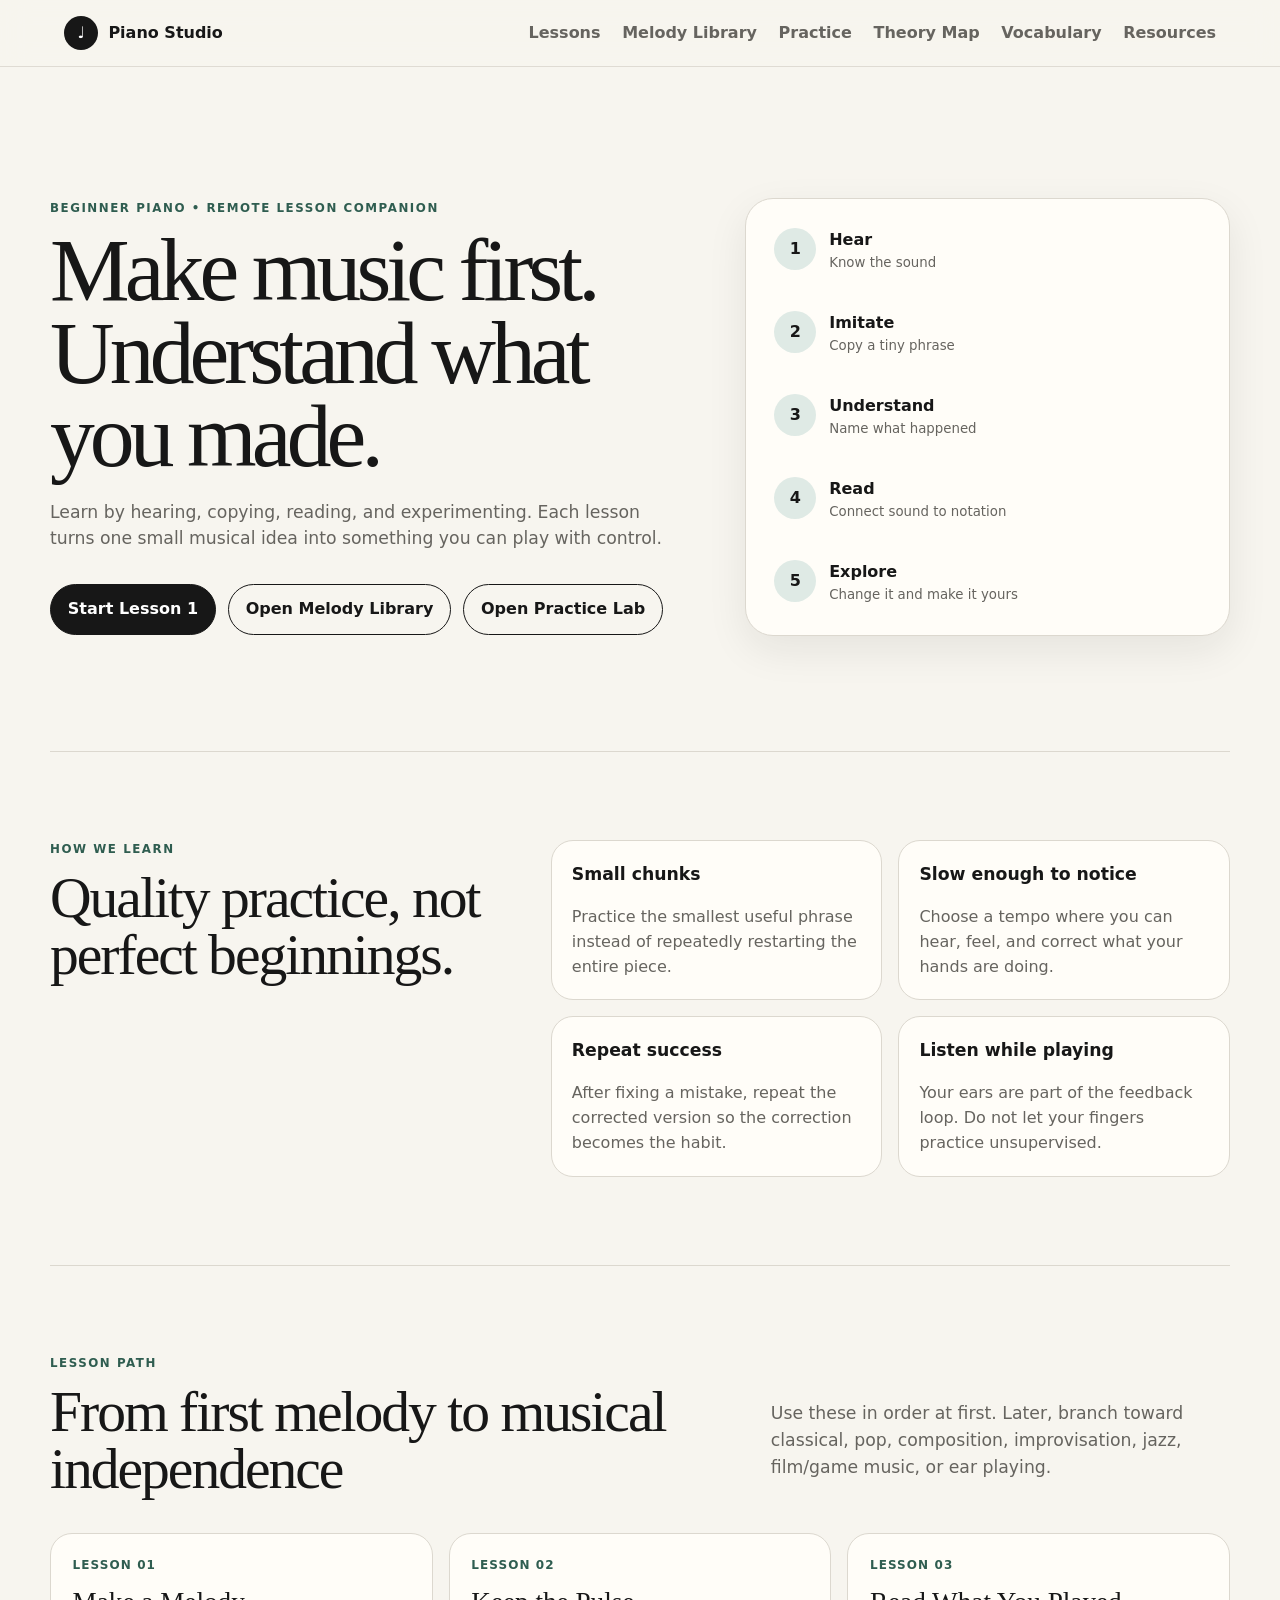
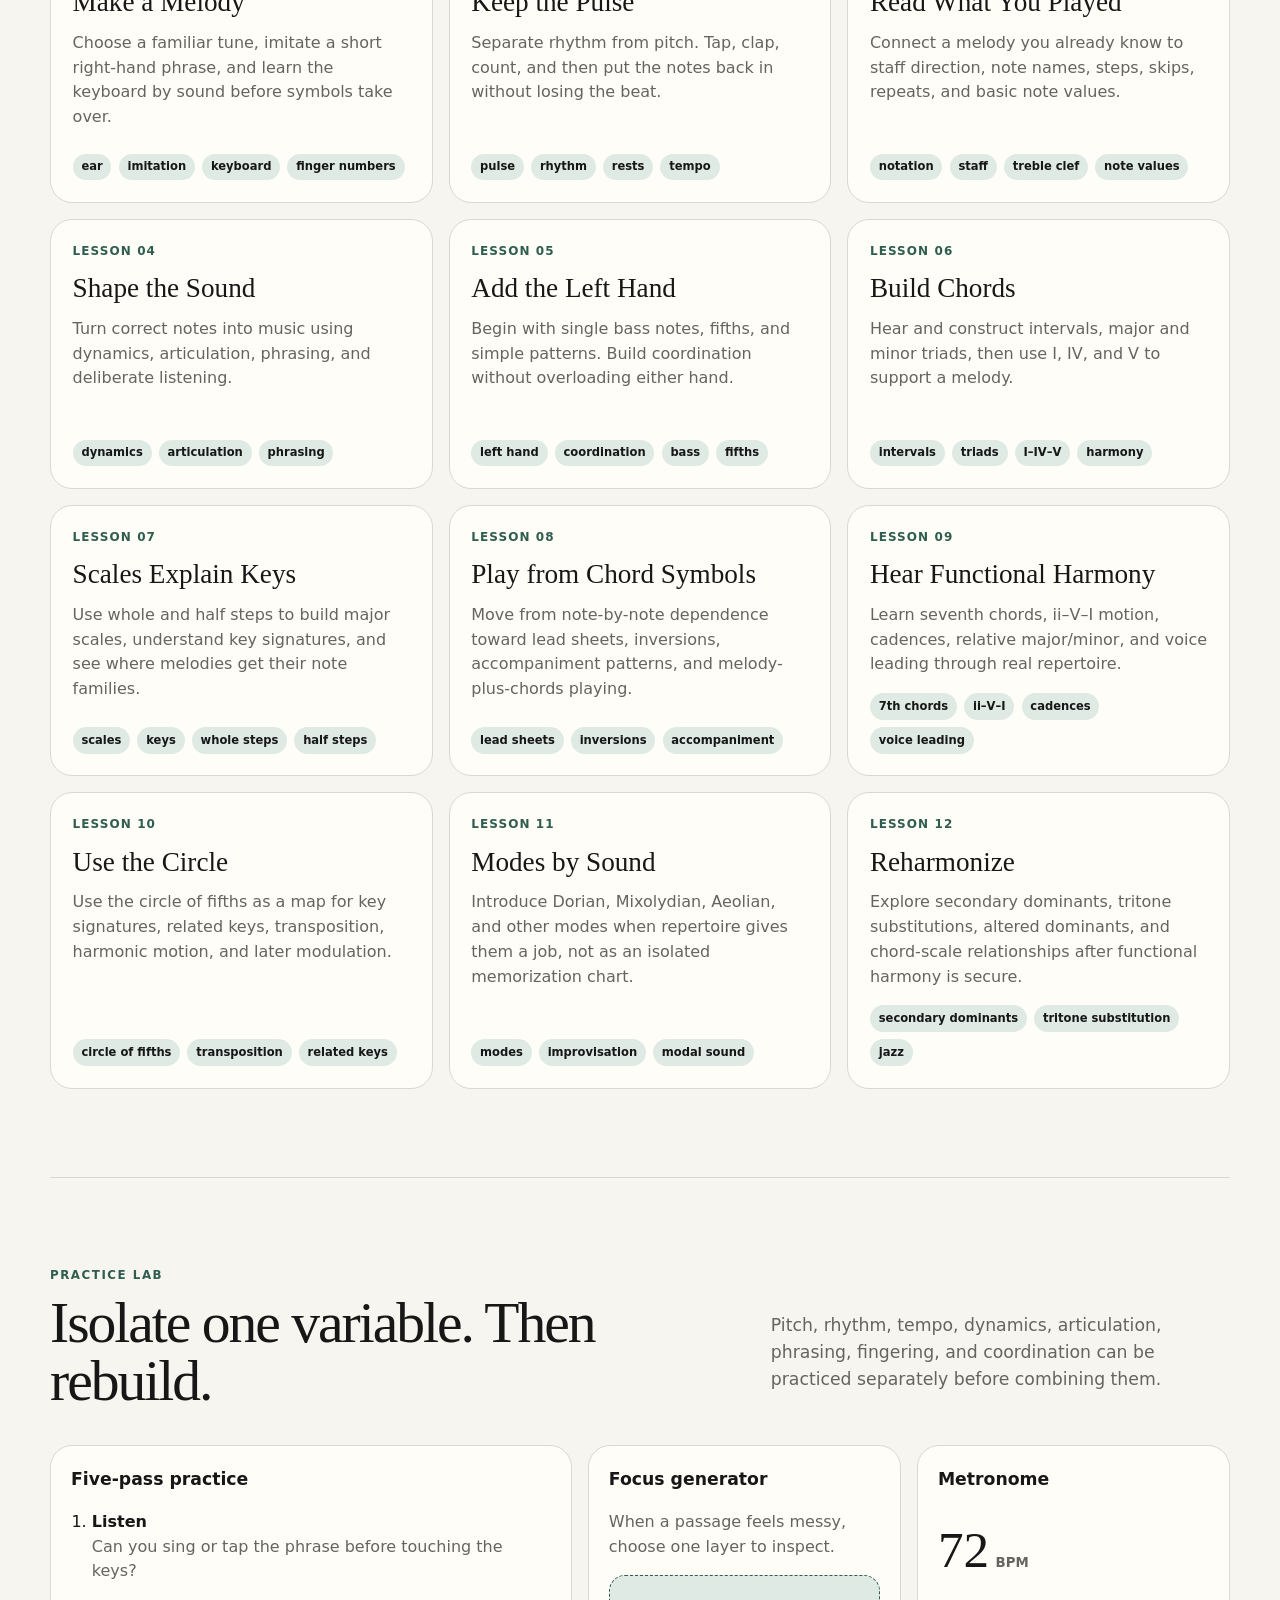
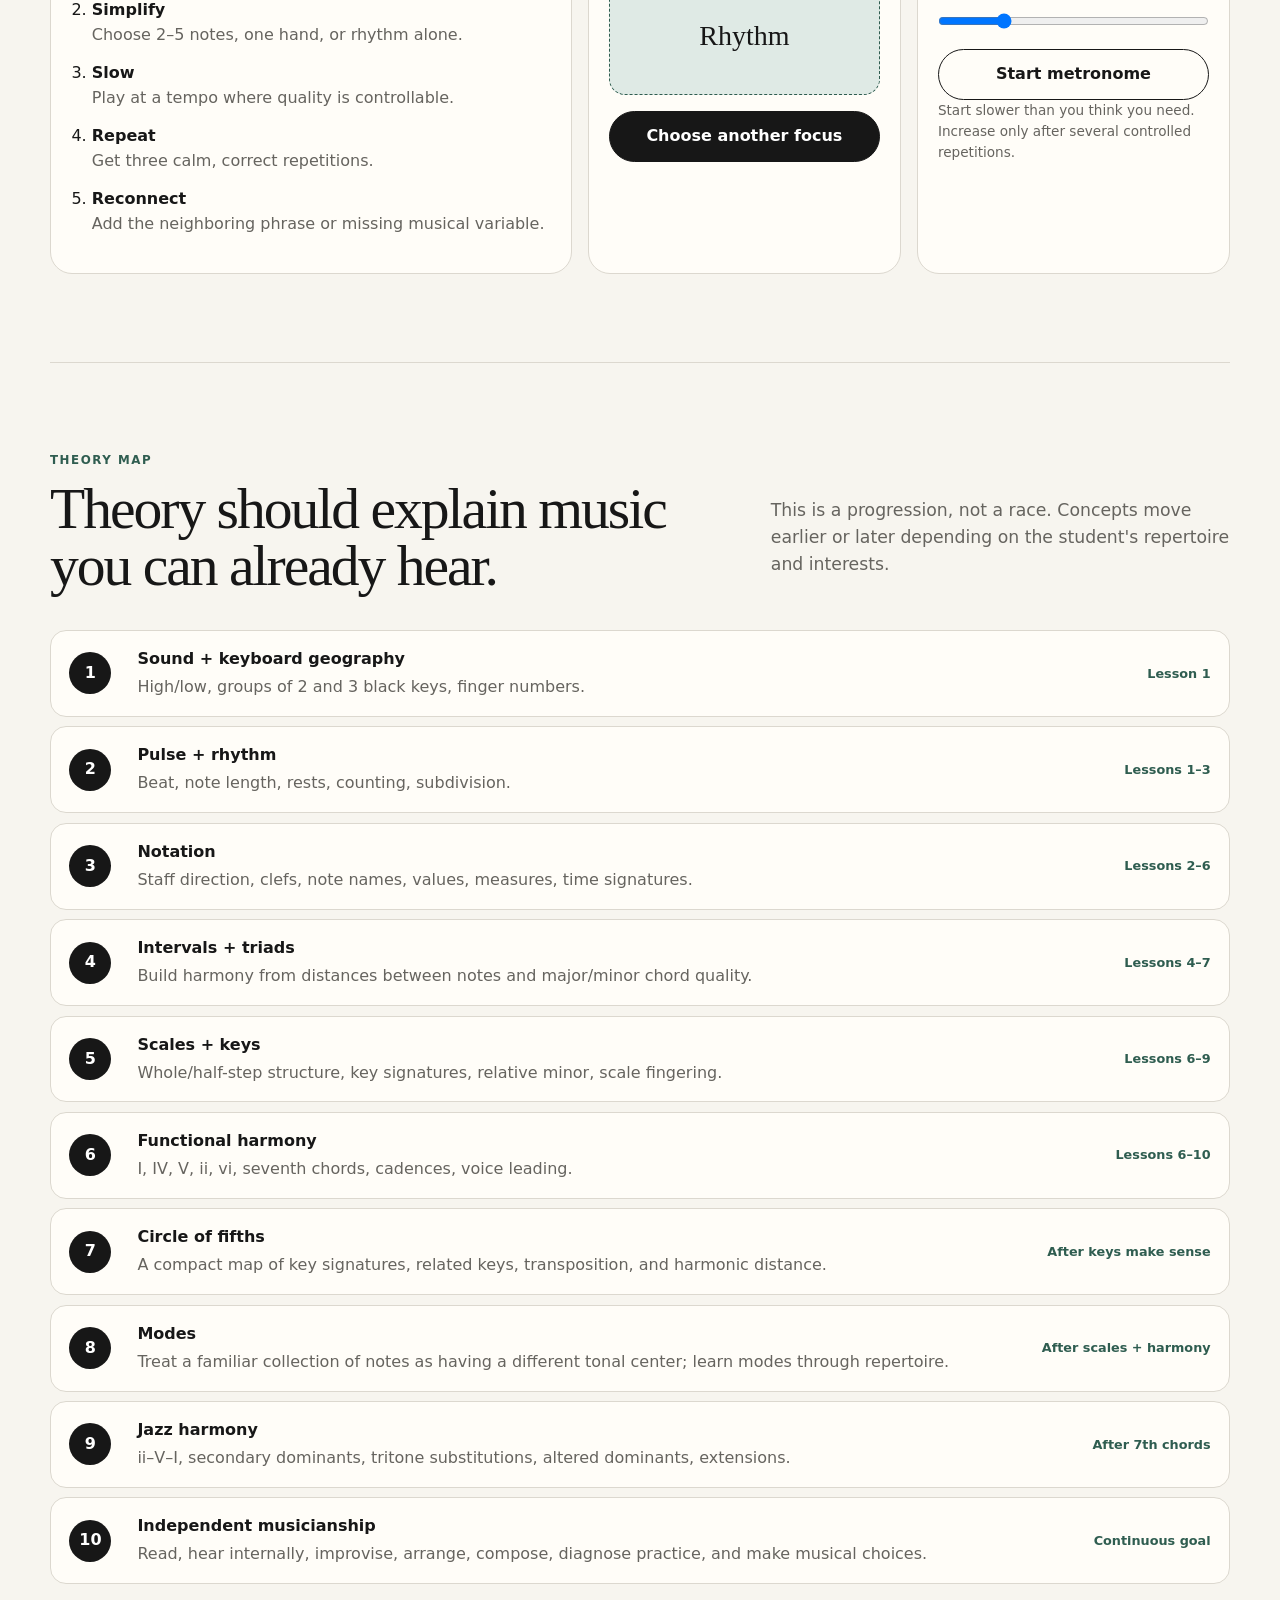
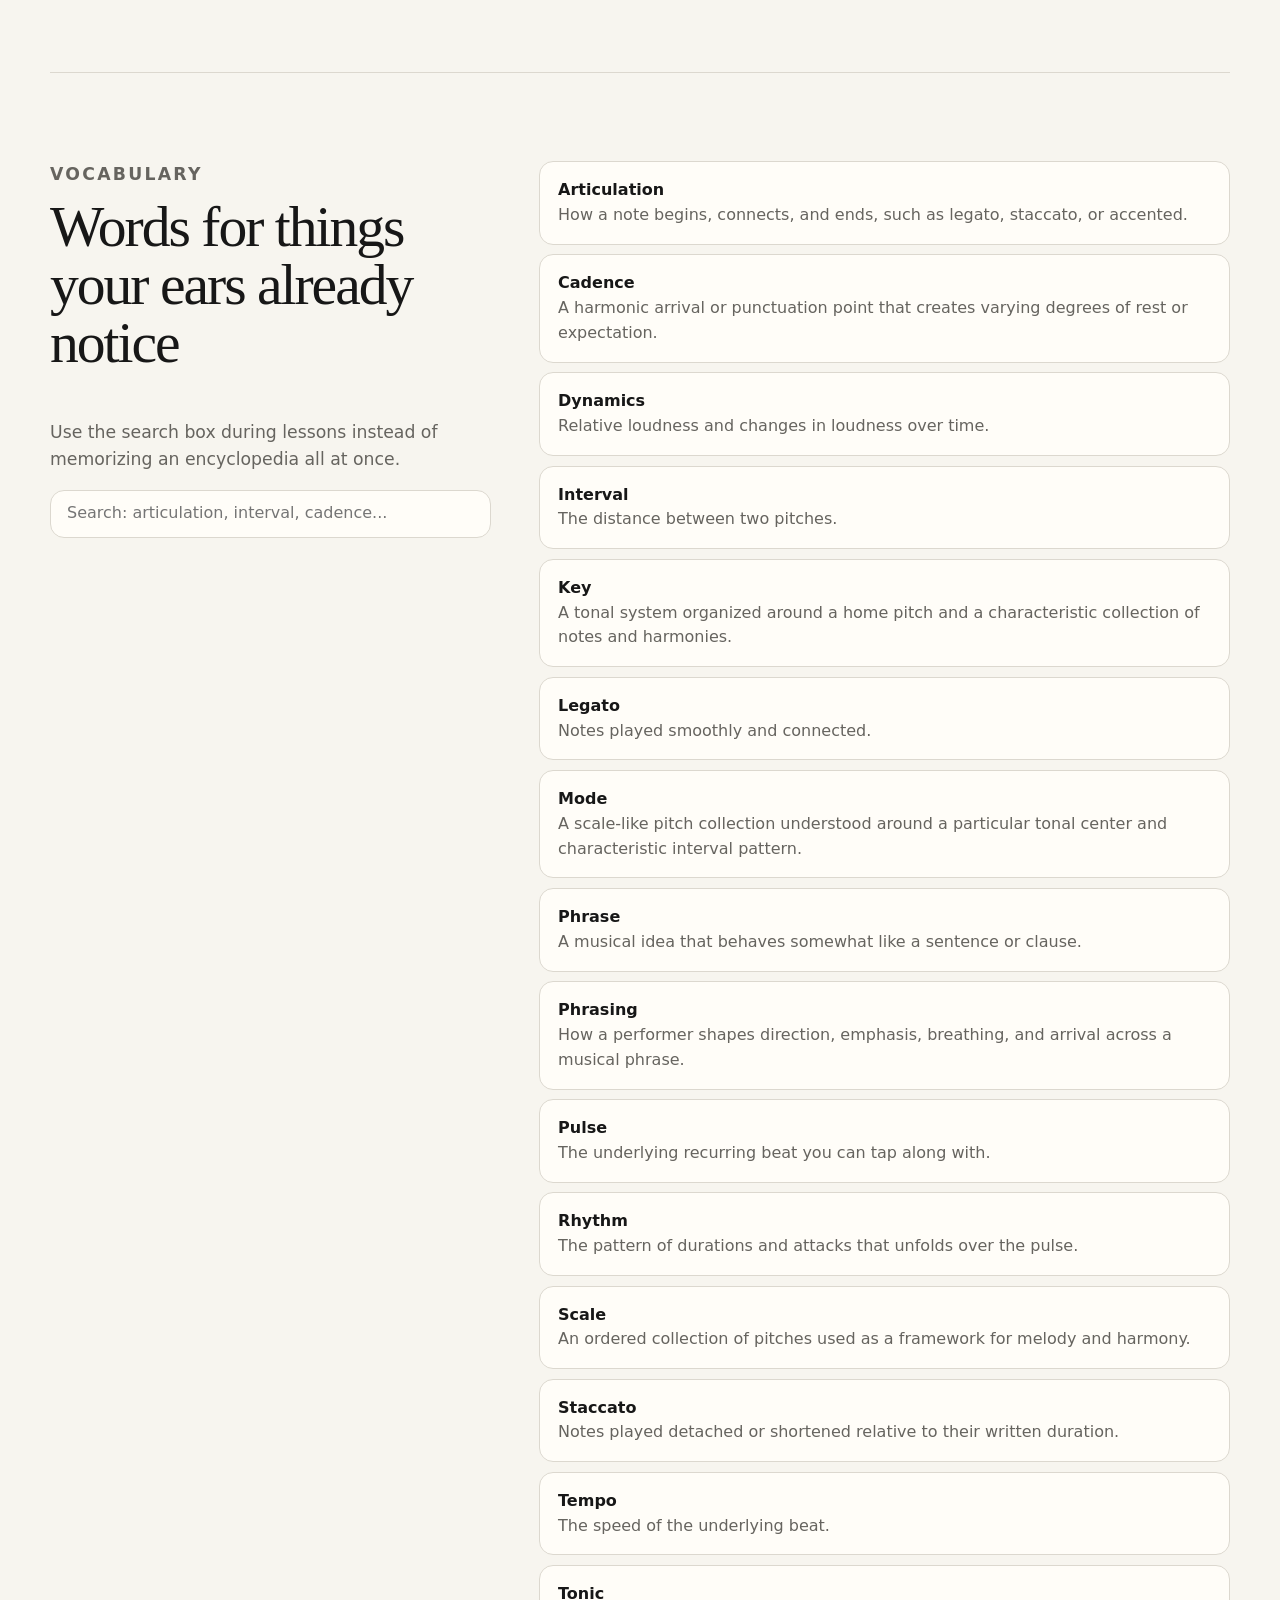
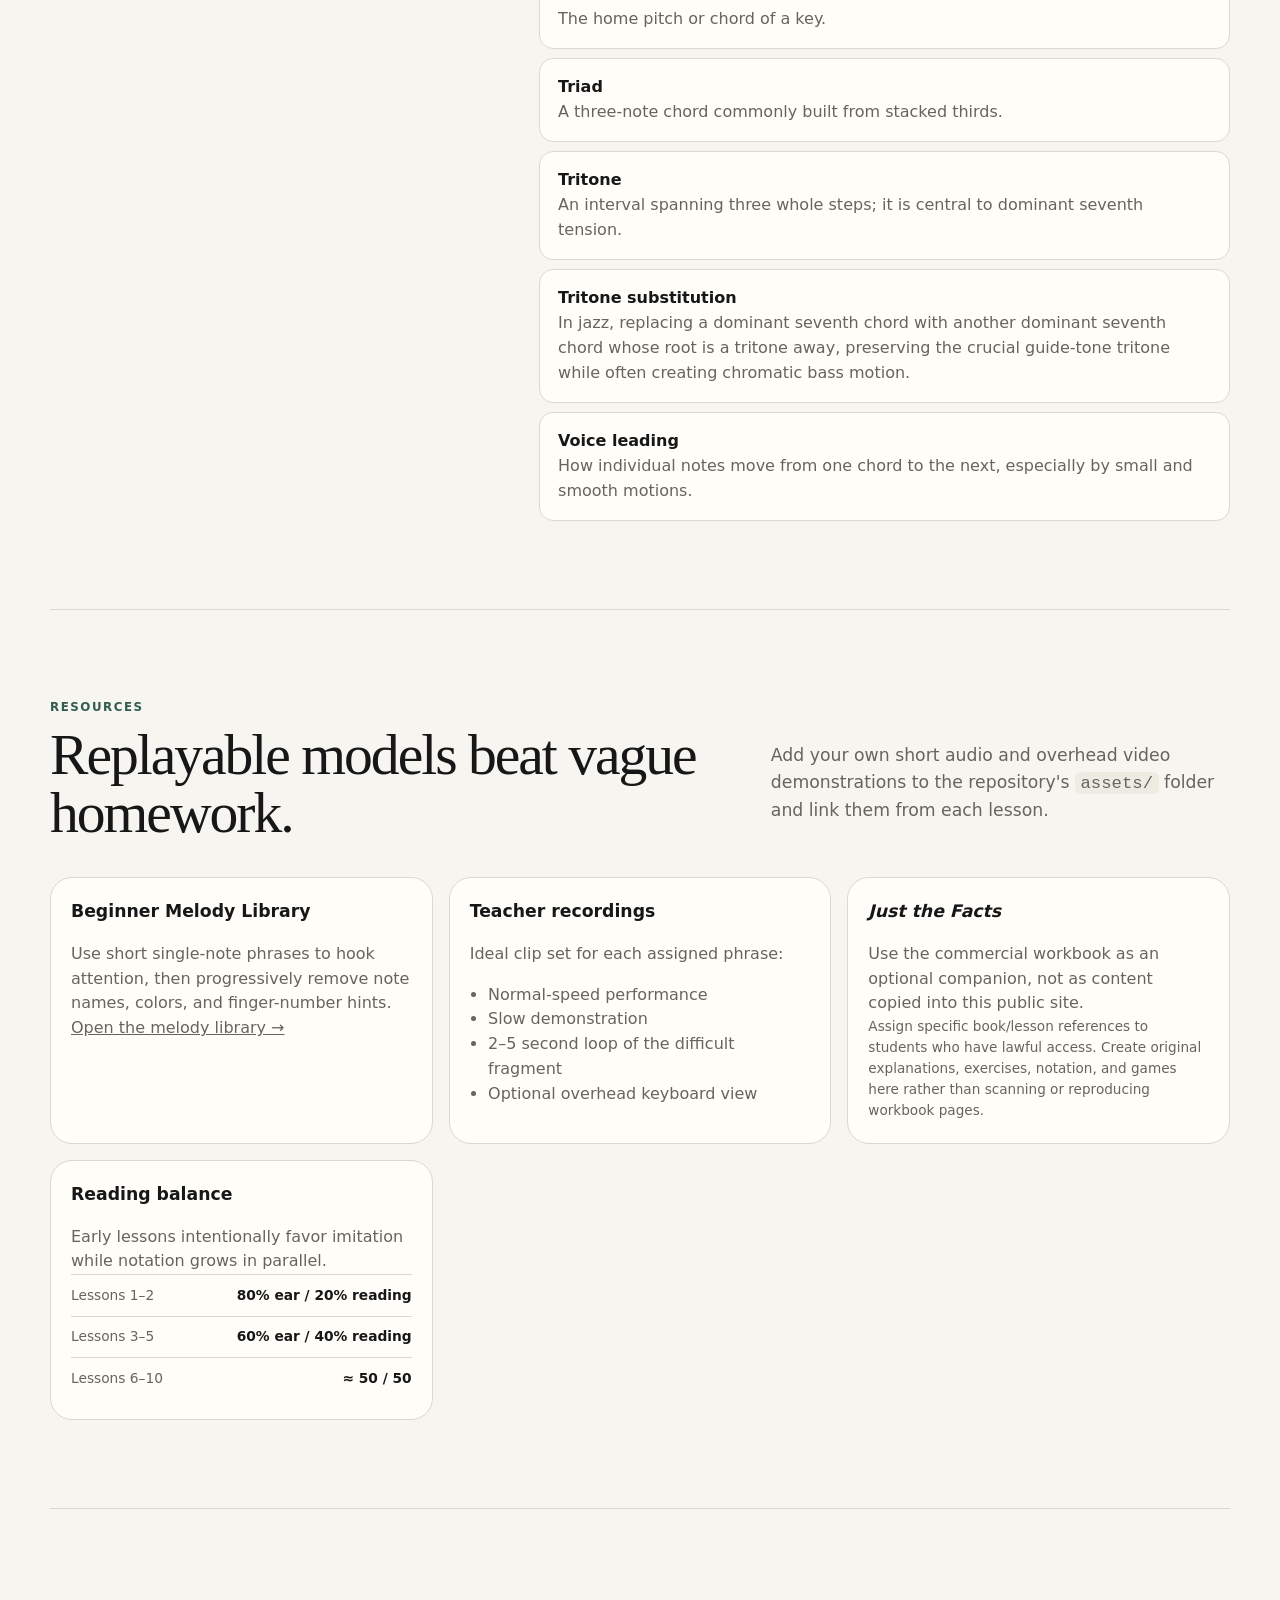
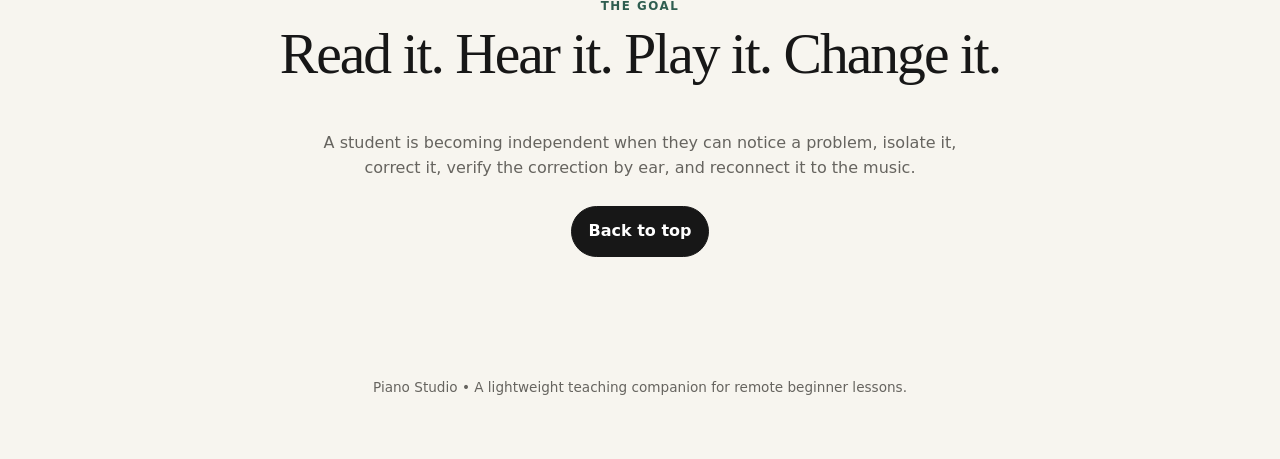
<file: index.html>
<!DOCTYPE html>
<html lang="en">
<head>
  <meta charset="UTF-8" />
  <meta name="viewport" content="width=device-width, initial-scale=1.0" />
  <meta name="description" content="A beginner-friendly piano learning studio built around imitation, listening, reading, and quality practice." />
  <title>Piano Studio | Learn by Hearing, Seeing, Reading & Playing</title>
  <link rel="stylesheet" href="styles.css" />
</head>
<body>
  <header class="site-header">
    <a class="brand" href="#home" aria-label="Piano Studio home">
      <span class="brand-mark">♩</span>
      <span>Piano Studio</span>
    </a>
    <button class="nav-toggle" id="navToggle" aria-expanded="false" aria-controls="siteNav">Menu</button>
    <nav id="siteNav" class="site-nav" aria-label="Primary navigation">
      <a href="#lessons">Lessons</a>
      <a href="repertoire/">Melody Library</a>
      <a href="#practice">Practice</a>
      <a href="#theory">Theory Map</a>
      <a href="#vocabulary">Vocabulary</a>
      <a href="#resources">Resources</a>
    </nav>
  </header>

  <main>
    <section class="hero" id="home">
      <div class="hero-copy">
        <p class="eyebrow">BEGINNER PIANO • REMOTE LESSON COMPANION</p>
        <h1>Make music first.<br />Understand what you made.</h1>
        <p class="hero-lead">Learn by hearing, copying, reading, and experimenting. Each lesson turns one small musical idea into something you can play with control.</p>
        <div class="hero-actions">
          <a class="button primary" href="#lessons">Start Lesson 1</a>
          <a class="button secondary" href="repertoire/">Open Melody Library</a>
          <a class="button secondary" href="#practice">Open Practice Lab</a>
        </div>
      </div>
      <div class="hero-card" aria-label="Learning loop">
        <div class="loop-step"><span>1</span><strong>Hear</strong><small>Know the sound</small></div>
        <div class="loop-step"><span>2</span><strong>Imitate</strong><small>Copy a tiny phrase</small></div>
        <div class="loop-step"><span>3</span><strong>Understand</strong><small>Name what happened</small></div>
        <div class="loop-step"><span>4</span><strong>Read</strong><small>Connect sound to notation</small></div>
        <div class="loop-step"><span>5</span><strong>Explore</strong><small>Change it and make it yours</small></div>
      </div>
    </section>

    <section class="section intro-grid" aria-labelledby="principles-title">
      <div>
        <p class="eyebrow">HOW WE LEARN</p>
        <h2 id="principles-title">Quality practice, not perfect beginnings.</h2>
      </div>
      <div class="principle-grid">
        <article><h3>Small chunks</h3><p>Practice the smallest useful phrase instead of repeatedly restarting the entire piece.</p></article>
        <article><h3>Slow enough to notice</h3><p>Choose a tempo where you can hear, feel, and correct what your hands are doing.</p></article>
        <article><h3>Repeat success</h3><p>After fixing a mistake, repeat the corrected version so the correction becomes the habit.</p></article>
        <article><h3>Listen while playing</h3><p>Your ears are part of the feedback loop. Do not let your fingers practice unsupervised.</p></article>
      </div>
    </section>

    <section class="section" id="lessons" aria-labelledby="lessons-title">
      <div class="section-heading">
        <div>
          <p class="eyebrow">LESSON PATH</p>
          <h2 id="lessons-title">From first melody to musical independence</h2>
        </div>
        <p>Use these in order at first. Later, branch toward classical, pop, composition, improvisation, jazz, film/game music, or ear playing.</p>
      </div>
      <div id="lessonGrid" class="lesson-grid"></div>
    </section>

    <section class="section practice-section" id="practice" aria-labelledby="practice-title">
      <div class="section-heading">
        <div>
          <p class="eyebrow">PRACTICE LAB</p>
          <h2 id="practice-title">Isolate one variable. Then rebuild.</h2>
        </div>
        <p>Pitch, rhythm, tempo, dynamics, articulation, phrasing, fingering, and coordination can be practiced separately before combining them.</p>
      </div>

      <div class="practice-grid">
        <article class="panel">
          <h3>Five-pass practice</h3>
          <ol class="practice-list">
            <li><strong>Listen</strong><span>Can you sing or tap the phrase before touching the keys?</span></li>
            <li><strong>Simplify</strong><span>Choose 2–5 notes, one hand, or rhythm alone.</span></li>
            <li><strong>Slow</strong><span>Play at a tempo where quality is controllable.</span></li>
            <li><strong>Repeat</strong><span>Get three calm, correct repetitions.</span></li>
            <li><strong>Reconnect</strong><span>Add the neighboring phrase or missing musical variable.</span></li>
          </ol>
        </article>

        <article class="panel">
          <h3>Focus generator</h3>
          <p>When a passage feels messy, choose one layer to inspect.</p>
          <div class="focus-output" id="focusOutput">Rhythm</div>
          <button class="button primary full" id="newFocus">Choose another focus</button>
        </article>

        <article class="panel">
          <h3>Metronome</h3>
          <div class="metronome-readout"><span id="bpmValue">72</span><small>BPM</small></div>
          <input id="bpmSlider" type="range" min="40" max="180" value="72" aria-label="Metronome tempo" />
          <button class="button secondary full" id="metronomeToggle">Start metronome</button>
          <p class="fine-print">Start slower than you think you need. Increase only after several controlled repetitions.</p>
        </article>
      </div>
    </section>

    <section class="section" id="theory" aria-labelledby="theory-title">
      <div class="section-heading">
        <div>
          <p class="eyebrow">THEORY MAP</p>
          <h2 id="theory-title">Theory should explain music you can already hear.</h2>
        </div>
        <p>This is a progression, not a race. Concepts move earlier or later depending on the student's repertoire and interests.</p>
      </div>
      <div id="theoryMap" class="theory-map"></div>
    </section>

    <section class="section split-section" id="vocabulary" aria-labelledby="vocab-title">
      <div>
        <p class="eyebrow">VOCABULARY</p>
        <h2 id="vocab-title">Words for things your ears already notice</h2>
        <p>Use the search box during lessons instead of memorizing an encyclopedia all at once.</p>
        <input id="vocabSearch" class="search-input" type="search" placeholder="Search: articulation, interval, cadence..." aria-label="Search vocabulary" />
      </div>
      <div id="vocabList" class="vocab-list"></div>
    </section>

    <section class="section" id="resources" aria-labelledby="resources-title">
      <div class="section-heading">
        <div>
          <p class="eyebrow">RESOURCES</p>
          <h2 id="resources-title">Replayable models beat vague homework.</h2>
        </div>
        <p>Add your own short audio and overhead video demonstrations to the repository's <code>assets/</code> folder and link them from each lesson.</p>
      </div>

      <div class="resource-grid">
        <article class="resource-card">
          <h3>Beginner Melody Library</h3>
          <p>Use short single-note phrases to hook attention, then progressively remove note names, colors, and finger-number hints.</p>
          <p><a class="text-link" href="repertoire/">Open the melody library →</a></p>
        </article>
        <article class="resource-card">
          <h3>Teacher recordings</h3>
          <p>Ideal clip set for each assigned phrase:</p>
          <ul>
            <li>Normal-speed performance</li>
            <li>Slow demonstration</li>
            <li>2–5 second loop of the difficult fragment</li>
            <li>Optional overhead keyboard view</li>
          </ul>
        </article>
        <article class="resource-card">
          <h3><em>Just the Facts</em></h3>
          <p>Use the commercial workbook as an optional companion, not as content copied into this public site.</p>
          <p class="fine-print">Assign specific book/lesson references to students who have lawful access. Create original explanations, exercises, notation, and games here rather than scanning or reproducing workbook pages.</p>
        </article>
        <article class="resource-card">
          <h3>Reading balance</h3>
          <p>Early lessons intentionally favor imitation while notation grows in parallel.</p>
          <div class="ratio"><span>Lessons 1–2</span><strong>80% ear / 20% reading</strong></div>
          <div class="ratio"><span>Lessons 3–5</span><strong>60% ear / 40% reading</strong></div>
          <div class="ratio"><span>Lessons 6–10</span><strong>≈ 50 / 50</strong></div>
        </article>
      </div>
    </section>

    <section class="section closing">
      <p class="eyebrow">THE GOAL</p>
      <h2>Read it. Hear it. Play it. Change it.</h2>
      <p>A student is becoming independent when they can notice a problem, isolate it, correct it, verify the correction by ear, and reconnect it to the music.</p>
      <a class="button primary" href="#home">Back to top</a>
    </section>
  </main>

  <footer>
    <p>Piano Studio • A lightweight teaching companion for remote beginner lessons.</p>
  </footer>

  <script src="script.js"></script>
</body>
</html>
</file>
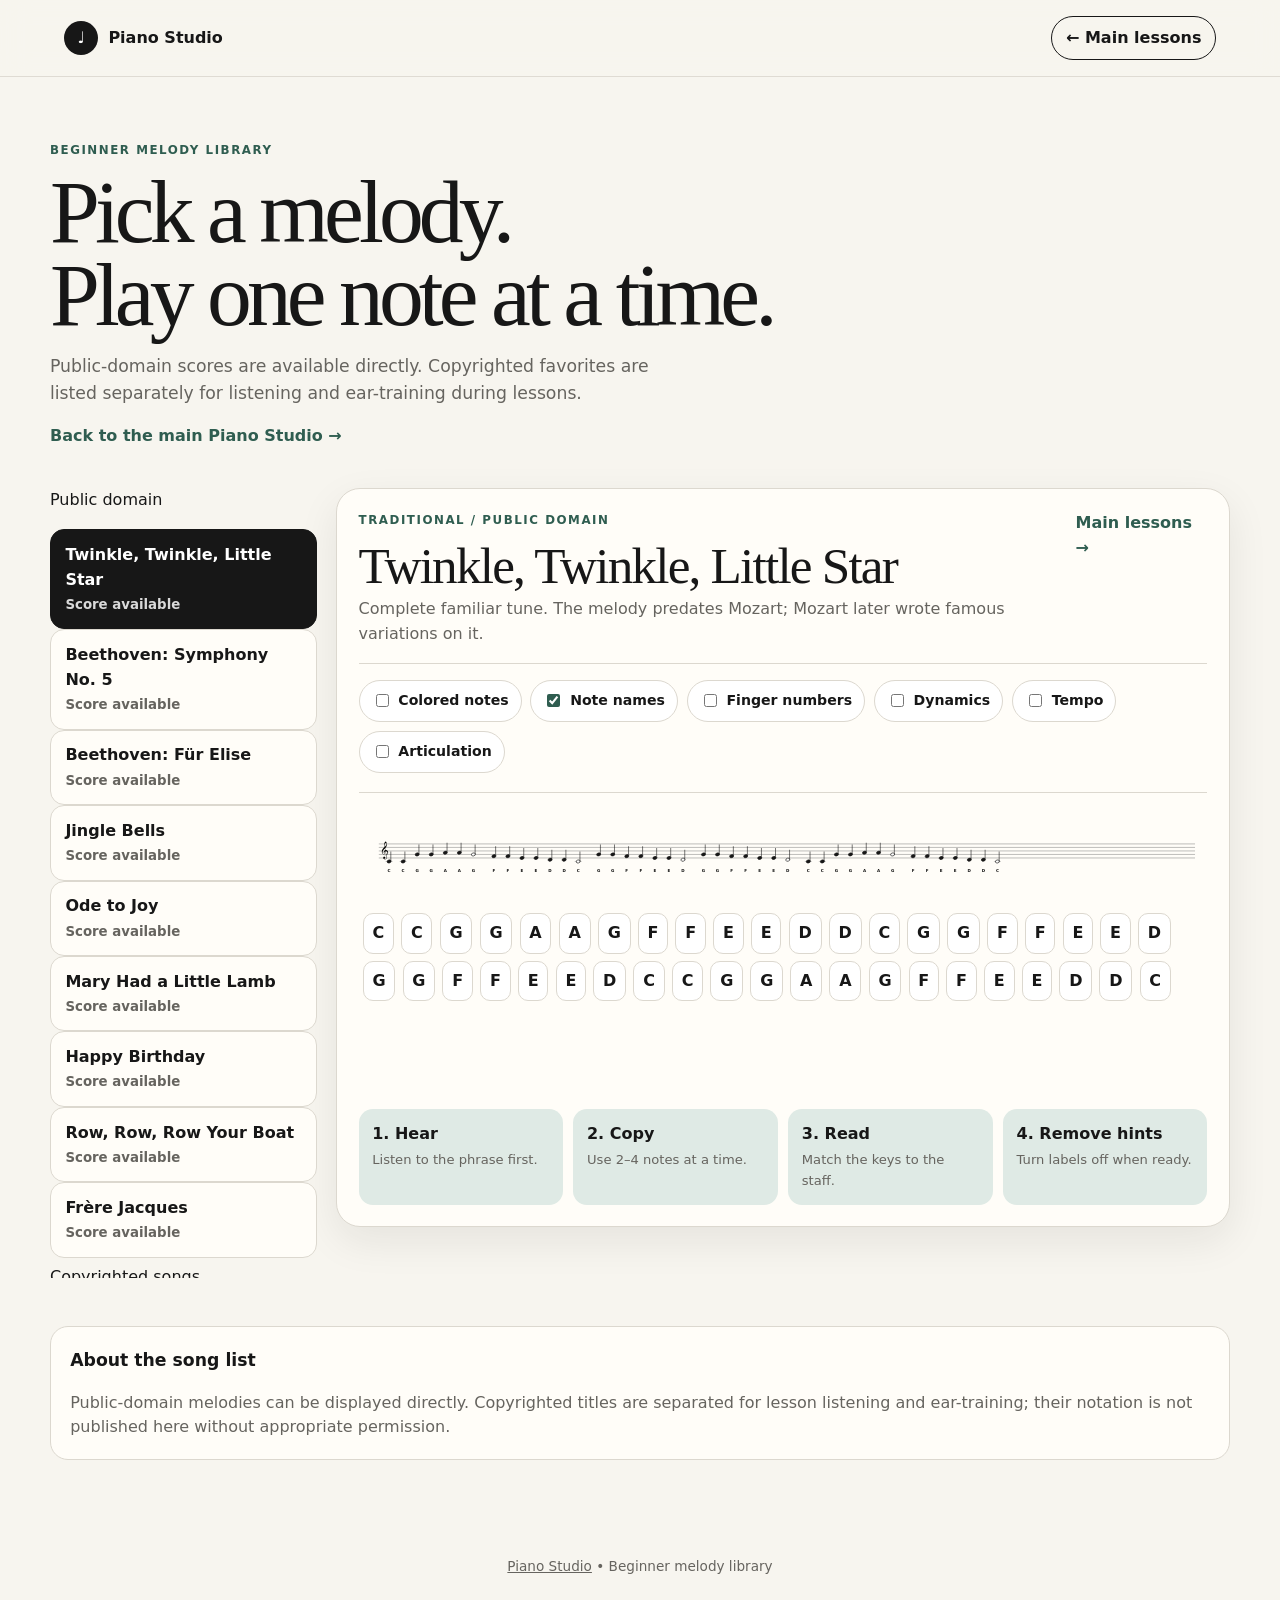
<file: repertoire/index.html>
<!DOCTYPE html>
<html lang="en"><head><meta charset="UTF-8"/><meta name="viewport" content="width=device-width, initial-scale=1.0"/><meta name="description" content="Beginner single-note piano themes with optional learning overlays and a simple score builder."/><title>Beginner Melody Library | Piano Studio</title><link rel="stylesheet" href="../styles.css"/><link rel="stylesheet" href="repertoire.css"/></head><body>
<header class="site-header repertoire-header"><a class="brand" href="../index.html"><span class="brand-mark">♩</span><span>Piano Studio</span></a><a class="button secondary compact" href="../index.html">← Main lessons</a></header>
<main class="repertoire-shell"><section class="repertoire-hero"><p class="eyebrow">BEGINNER MELODY LIBRARY</p><h1>Pick a melody.<br/>Play one note at a time.</h1><p class="hero-lead">Public-domain scores are available directly. Copyrighted favorites are listed separately for listening and ear-training during lessons.</p><a class="text-link" href="../index.html">Back to the main Piano Studio →</a></section>
<section class="repertoire-workspace"><nav id="songTabs" class="song-tabs" aria-label="Choose a melody"></nav><article class="score-panel"><div class="score-heading"><div><p class="eyebrow" id="songCategory">MELODY</p><h2 id="songTitle">Choose a melody</h2><p id="songNote" class="song-note"></p></div><a class="text-link desktop-back" href="../index.html">Main lessons →</a></div>
<div id="libraryControls" class="display-controls"><label class="control-chip"><input type="checkbox" id="showColors"/> <span>Colored notes</span></label><label class="control-chip"><input type="checkbox" id="showNames" checked/> <span>Note names</span></label><label class="control-chip"><input type="checkbox" id="showFingers"/> <span>Finger numbers</span></label><label class="control-chip"><input type="checkbox" id="showDynamics"/> <span>Dynamics</span></label><label class="control-chip"><input type="checkbox" id="showTempo"/> <span>Tempo</span></label><label class="control-chip"><input type="checkbox" id="showArticulation"/> <span>Articulation</span></label></div>
<div id="composerControls" class="composer-controls" hidden><div class="composer-section"><h3>1. Add notes or rests</h3><div class="composer-row"><label>Pitch<select id="addPitch"><option>C4</option><option>D4</option><option>E4</option><option>F4</option><option>G4</option><option>A4</option><option>B4</option><option selected>C5</option><option>D5</option><option>E5</option><option>F5</option><option>G5</option><option>A5</option><option>B5</option></select></label><label>Value<select id="addDuration"><option value="4">Whole</option><option value="2">Half</option><option value="1" selected>Quarter</option><option value="0.5">Eighth</option></select></label><button class="button primary compact" id="addNoteBtn">+ Note</button><button class="button secondary compact" id="addRestBtn">+ Rest</button></div></div>
<div class="composer-section selected-editor" id="selectedEditor"><h3>2. Edit selected symbol</h3><p class="fine-print" id="selectionHint">Tap a note or rest in your score to edit it.</p><div id="selectedFields" hidden><div class="composer-row"><label>Type<select id="editType"><option value="note">Note</option><option value="rest">Rest</option></select></label><label>Pitch<select id="editPitch"><option>C4</option><option>D4</option><option>E4</option><option>F4</option><option>G4</option><option>A4</option><option>B4</option><option>C5</option><option>D5</option><option>E5</option><option>F5</option><option>G5</option><option>A5</option><option>B5</option></select></label><label>Value<select id="editDuration"><option value="4">Whole</option><option value="2">Half</option><option value="1">Quarter</option><option value="0.5">Eighth</option></select></label><button class="button secondary compact danger" id="deleteEventBtn">Delete</button></div><div class="composer-row annotations"><label>Dynamic from here<select id="editDynamic"><option value="">None / remove</option><option>pp</option><option>p</option><option>mp</option><option>mf</option><option>f</option><option>ff</option></select></label><label>Articulation<select id="editArticulation"><option value="">None / remove</option><option value="staccato">Staccato</option><option value="accent">Accent</option><option value="tenuto">Tenuto</option></select></label><label>Tempo change here<input id="editTempo" type="number" min="30" max="240" placeholder="none"/></label></div></div></div>
<div class="composer-section"><h3>3. Piece settings</h3><div class="composer-row"><label>Starting tempo (BPM)<input id="pieceTempo" type="number" min="30" max="240" value="80"/></label><label>Time signature<span class="time-input"><input id="timeTop" type="number" min="1" max="12" value="4"/><span>/</span><select id="timeBottom"><option>2</option><option selected>4</option><option>8</option></select></span></label><button class="button primary compact" id="applyTimeBtn">Apply time signature</button></div><p class="fine-print">Notes crossing a barline split and tie automatically. Rests split into separate rests.</p></div><div class="composer-section composer-overlays"><h3>4. Learning overlays</h3><div class="display-controls inline-controls"><label class="control-chip"><input type="checkbox" id="composerNames" checked/> <span>Note names</span></label><label class="control-chip"><input type="checkbox" id="composerColors"/> <span>Colored notes</span></label><label class="control-chip"><input type="checkbox" id="composerDynamics" checked/> <span>Dynamics</span></label><label class="control-chip"><input type="checkbox" id="composerTempoMarks" checked/> <span>Tempo</span></label><label class="control-chip"><input type="checkbox" id="composerArticulations" checked/> <span>Articulation</span></label></div></div></div>
<div id="scoreArea" class="score-area" aria-live="polite"></div><div id="practiceStrip" class="practice-strip"><div><strong>1. Hear</strong><span>Listen to the phrase first.</span></div><div><strong>2. Copy</strong><span>Use 2–4 notes at a time.</span></div><div><strong>3. Read</strong><span>Match the keys to the staff.</span></div><div><strong>4. Remove hints</strong><span>Turn labels off when ready.</span></div></div></article></section>
<section class="copyright-note"><h3>About the song list</h3><p>Public-domain melodies can be displayed directly. Copyrighted titles are separated for lesson listening and ear-training; their notation is not published here without appropriate permission.</p></section></main><footer><p><a href="../index.html">Piano Studio</a> • Beginner melody library</p></footer><script src="repertoire.js"></script><script src="catalog.js"></script></body></html>
</file>
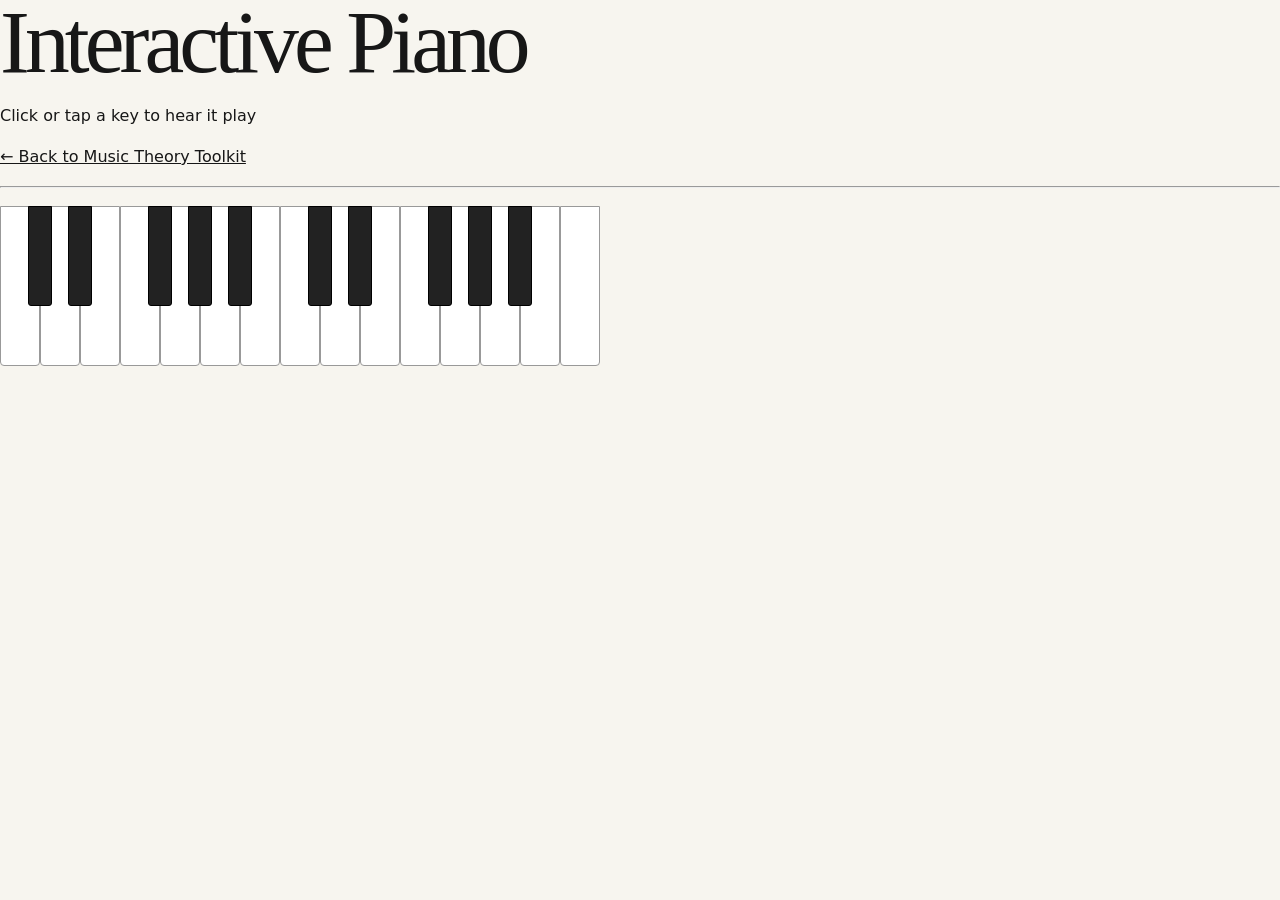
<file: piano.html>
<!DOCTYPE html>
<html lang="en">

<head>
    <meta charset="UTF-8">
    <meta name="viewport" content="width=device-width, initial-scale=1.0">
    <title>Interactive Piano</title>
    <link rel="stylesheet" href="styles.css">
    <link rel="stylesheet" href="piano.css">
</head>

<body>
    <div class="app-container">
        <h1>Interactive Piano</h1>
        <p class="subtitle">Click or tap a key to hear it play</p>
        <p><a href="index.html">&larr; Back to Music Theory Toolkit</a></p>
        <hr>

        <div id="piano-keyboard" data-start-note="C3" data-end-note="C5"></div>
    </div>

    <script type="module" src="js/piano-main.js"></script>
</body>

</html>
</file>
<file: styles.css>
:root {
  --bg: #f7f5ef;
  --surface: #fffdf8;
  --ink: #171717;
  --muted: #66645f;
  --line: #dcd8cf;
  --accent: #2f5d50;
  --accent-soft: #dfeae5;
  --warm: #e8c88d;
  --shadow: 0 14px 40px rgba(30, 30, 20, 0.08);
  --radius: 22px;
  --max: 1180px;
}

* { box-sizing: border-box; }
html { scroll-behavior: smooth; overflow-x: hidden; }
body {
  margin: 0;
  min-width: 0;
  overflow-x: hidden;
  font-family: Inter, ui-sans-serif, system-ui, -apple-system, BlinkMacSystemFont, "Segoe UI", sans-serif;
  background: var(--bg);
  color: var(--ink);
  line-height: 1.55;
  -webkit-text-size-adjust: 100%;
}

img, video, canvas, svg { max-width: 100%; height: auto; }
a { color: inherit; overflow-wrap: anywhere; }
button, input { font: inherit; }
button { touch-action: manipulation; }
code { background: #eeebe3; padding: .1rem .35rem; border-radius: 6px; overflow-wrap: anywhere; }

.site-header {
  position: sticky;
  top: 0;
  z-index: 20;
  display: flex;
  align-items: center;
  justify-content: space-between;
  gap: 2rem;
  padding: 1rem max(5vw, 1.25rem);
  background: rgba(247,245,239,.94);
  border-bottom: 1px solid rgba(220,216,207,.85);
  backdrop-filter: blur(14px);
}

.brand {
  display: inline-flex;
  align-items: center;
  gap: .65rem;
  min-width: 0;
  text-decoration: none;
  font-weight: 800;
}

.brand-mark {
  flex: 0 0 auto;
  display: grid;
  place-items: center;
  width: 34px;
  height: 34px;
  border-radius: 50%;
  background: var(--ink);
  color: white;
}

.site-nav { display: flex; gap: 1.35rem; }
.site-nav a { text-decoration: none; color: var(--muted); font-weight: 650; }
.site-nav a:hover { color: var(--ink); }
.nav-toggle {
  display: none;
  min-width: 44px;
  min-height: 44px;
  border: 0;
  background: transparent;
  font-weight: 700;
  cursor: pointer;
}

.hero, .section {
  width: min(var(--max), calc(100% - 2.5rem));
  margin: 0 auto;
}

.hero {
  min-height: 76vh;
  display: grid;
  grid-template-columns: 1.12fr .88fr;
  gap: clamp(2rem, 6vw, 6rem);
  align-items: center;
  padding: 5rem 0 4rem;
}

.eyebrow {
  margin: 0 0 .65rem;
  font-size: .74rem;
  font-weight: 850;
  letter-spacing: .13em;
  color: var(--accent);
}

h1, h2, h3, p { margin-top: 0; }
h1 {
  margin-bottom: 1.3rem;
  font-family: Georgia, "Times New Roman", serif;
  font-size: clamp(3rem, 7vw, 6.8rem);
  line-height: .93;
  letter-spacing: -.055em;
  font-weight: 500;
  overflow-wrap: anywhere;
}
h2 {
  font-family: Georgia, "Times New Roman", serif;
  font-size: clamp(2.15rem, 4.5vw, 4.6rem);
  line-height: 1;
  letter-spacing: -.035em;
  font-weight: 500;
}
h3 { font-size: 1.08rem; }

.hero-lead, .section-heading > p, .split-section > div:first-child > p {
  max-width: 650px;
  color: var(--muted);
  font-size: 1.08rem;
}

.hero-actions { display: flex; flex-wrap: wrap; gap: .75rem; margin-top: 2rem; }
.button {
  display: inline-flex;
  justify-content: center;
  align-items: center;
  min-height: 46px;
  padding: .75rem 1.05rem;
  border: 1px solid var(--ink);
  border-radius: 999px;
  text-decoration: none;
  font-weight: 800;
  cursor: pointer;
}
.button.primary { background: var(--ink); color: white; }
.button.secondary { background: transparent; color: var(--ink); }
.button:hover { transform: translateY(-1px); }
.button.full { width: 100%; }

.hero-card {
  min-width: 0;
  display: grid;
  gap: .75rem;
  padding: 1rem;
  border: 1px solid var(--line);
  border-radius: 28px;
  background: var(--surface);
  box-shadow: var(--shadow);
}
.loop-step {
  min-width: 0;
  display: grid;
  grid-template-columns: 42px 1fr;
  grid-template-areas: "n strong" "n small";
  column-gap: .8rem;
  padding: .8rem;
  border-radius: 16px;
}
.loop-step:hover { background: var(--accent-soft); }
.loop-step span {
  grid-area: n;
  width: 42px;
  height: 42px;
  display: grid;
  place-items: center;
  border-radius: 50%;
  background: var(--accent-soft);
  font-weight: 850;
}
.loop-step strong { grid-area: strong; min-width: 0; }
.loop-step small { grid-area: small; min-width: 0; color: var(--muted); }

.section { padding: 5.5rem 0; border-top: 1px solid var(--line); }
.section-heading {
  display: grid;
  grid-template-columns: 1.2fr .8fr;
  gap: 2rem;
  align-items: end;
  margin-bottom: 2.2rem;
}
.section-heading h2 { margin-bottom: 0; }

.intro-grid {
  display: grid;
  grid-template-columns: .8fr 1.2fr;
  gap: 3rem;
}
.principle-grid { display: grid; grid-template-columns: repeat(2, minmax(0, 1fr)); gap: 1rem; }
.principle-grid article, .panel, .resource-card {
  min-width: 0;
  background: var(--surface);
  border: 1px solid var(--line);
  border-radius: var(--radius);
  padding: 1.25rem;
}
.principle-grid p, .panel p, .resource-card p { color: var(--muted); margin-bottom: 0; }

.lesson-grid { display: grid; grid-template-columns: repeat(3, minmax(0, 1fr)); gap: 1rem; }
.lesson-card {
  position: relative;
  overflow: hidden;
  min-width: 0;
  min-height: 270px;
  display: flex;
  flex-direction: column;
  padding: 1.35rem;
  background: var(--surface);
  border: 1px solid var(--line);
  border-radius: var(--radius);
  transition: .2s ease;
}
.lesson-card:hover { transform: translateY(-3px); box-shadow: var(--shadow); }
.lesson-number { color: var(--accent); font-size: .75rem; font-weight: 850; letter-spacing: .09em; }
.lesson-card h3 { margin: .45rem 0; font-family: Georgia, serif; font-size: 1.7rem; font-weight: 500; }
.lesson-card p { color: var(--muted); }
.lesson-tags { display: flex; flex-wrap: wrap; gap: .45rem; margin-top: auto; }
.tag { padding: .28rem .55rem; background: var(--accent-soft); border-radius: 999px; font-size: .72rem; font-weight: 750; }

.practice-section { background: transparent; }
.practice-grid { display: grid; grid-template-columns: minmax(0, 1.25fr) minmax(0, .75fr) minmax(0, .75fr); gap: 1rem; }
.practice-list { display: grid; gap: .85rem; padding-left: 1.3rem; }
.practice-list li span { display: block; color: var(--muted); }
.focus-output {
  display: grid;
  place-items: center;
  min-height: 120px;
  margin: 1rem 0;
  padding: .75rem;
  border: 1px dashed var(--accent);
  border-radius: 16px;
  background: var(--accent-soft);
  font-family: Georgia, serif;
  font-size: 1.75rem;
  text-align: center;
  overflow-wrap: anywhere;
}
.metronome-readout { display: flex; align-items: baseline; gap: .4rem; margin: 1rem 0; }
.metronome-readout span { font-family: Georgia, serif; font-size: 3.2rem; }
.metronome-readout small { color: var(--muted); font-weight: 750; }
#bpmSlider { width: 100%; margin: .5rem 0 1.25rem; }
.fine-print { font-size: .85rem; color: var(--muted); }

.theory-map { display: grid; gap: .6rem; }
.theory-step {
  min-width: 0;
  display: grid;
  grid-template-columns: 52px minmax(0, 1fr) auto;
  gap: 1rem;
  align-items: center;
  padding: 1rem 1.15rem;
  background: var(--surface);
  border: 1px solid var(--line);
  border-radius: 16px;
}
.theory-index {
  width: 42px;
  height: 42px;
  display: grid;
  place-items: center;
  background: var(--ink);
  color: white;
  border-radius: 50%;
  font-weight: 850;
}
.theory-step p { margin: .2rem 0 0; color: var(--muted); }
.theory-when { color: var(--accent); font-size: .8rem; font-weight: 850; text-align: right; }

.split-section { display: grid; grid-template-columns: .78fr minmax(0, 1.22fr); gap: 3rem; }
.search-input {
  width: 100%;
  min-height: 48px;
  border: 1px solid var(--line);
  border-radius: 14px;
  padding: 0 1rem;
  background: var(--surface);
}
.vocab-list { display: grid; gap: .6rem; }
.vocab-item { min-width: 0; padding: 1rem 1.1rem; background: var(--surface); border: 1px solid var(--line); border-radius: 14px; }
.vocab-item strong { display: block; }
.vocab-item span { color: var(--muted); }

.resource-grid { display: grid; grid-template-columns: repeat(3, minmax(0, 1fr)); gap: 1rem; }
.resource-card ul { padding-left: 1.15rem; color: var(--muted); }
.ratio { display: flex; justify-content: space-between; gap: 1rem; padding: .6rem 0; border-top: 1px solid var(--line); font-size: .86rem; }
.ratio span { color: var(--muted); }

.closing { text-align: center; }
.closing p:not(.eyebrow) { max-width: 680px; margin: 0 auto 1.6rem; color: var(--muted); }
footer { padding: 2rem 1.25rem 3rem; text-align: center; color: var(--muted); font-size: .85rem; }

@media (max-width: 900px) {
  .hero, .section-heading, .intro-grid, .split-section { grid-template-columns: 1fr; }
  .hero { min-height: auto; padding: 3.75rem 0 3rem; gap: 2.25rem; }
  .lesson-grid, .resource-grid { grid-template-columns: repeat(2, minmax(0, 1fr)); }
  .practice-grid { grid-template-columns: 1fr; }
  .section-heading { align-items: start; gap: 1rem; }
  .intro-grid, .split-section { gap: 1.5rem; }
}

@media (max-width: 680px) {
  :root { --radius: 16px; }

  .site-header {
    align-items: center;
    gap: .75rem;
    padding: .65rem .9rem;
  }

  .brand { font-size: .93rem; }
  .brand-mark { width: 32px; height: 32px; }
  .nav-toggle { display: block; margin-left: auto; }
  .site-nav {
    position: absolute;
    top: 100%;
    left: 0;
    right: 0;
    display: none;
    width: 100%;
    flex-direction: column;
    gap: 0;
    padding: .4rem .9rem .8rem;
    background: rgba(247,245,239,.98);
    border-bottom: 1px solid var(--line);
    box-shadow: 0 10px 24px rgba(30,30,20,.06);
  }
  .site-nav.open { display: flex; }
  .site-nav a {
    display: flex;
    align-items: center;
    min-height: 44px;
    padding: .55rem .15rem;
    border-bottom: 1px solid rgba(220,216,207,.65);
  }
  .site-nav a:last-child { border-bottom: 0; }

  .hero, .section { width: min(100% - 1.25rem, var(--max)); }
  .hero { padding: 2.5rem 0 2.4rem; gap: 1.4rem; }
  .section { padding: 3rem 0; }
  .section-heading { margin-bottom: 1.35rem; }

  h1 {
    margin-bottom: .9rem;
    font-size: clamp(2.55rem, 14vw, 4rem);
    line-height: .98;
    letter-spacing: -.045em;
  }
  h2 {
    font-size: clamp(2rem, 10vw, 3rem);
    line-height: 1.02;
  }
  .hero-lead, .section-heading > p, .split-section > div:first-child > p { font-size: 1rem; }
  .eyebrow { font-size: .68rem; letter-spacing: .11em; }

  .hero-actions {
    display: grid;
    grid-template-columns: 1fr;
    gap: .6rem;
    margin-top: 1.35rem;
  }
  .hero-actions .button { width: 100%; min-height: 48px; }

  .hero-card { padding: .65rem; border-radius: 20px; box-shadow: none; }
  .loop-step {
    grid-template-columns: 36px minmax(0, 1fr);
    column-gap: .65rem;
    padding: .65rem;
  }
  .loop-step span { width: 36px; height: 36px; }
  .loop-step small { line-height: 1.35; }

  .lesson-grid, .resource-grid, .principle-grid { grid-template-columns: 1fr; gap: .75rem; }
  .lesson-card { min-height: 0; padding: 1rem; }
  .lesson-card h3 { font-size: 1.45rem; }
  .lesson-card p { margin-bottom: .9rem; }
  .principle-grid article, .panel, .resource-card { padding: 1rem; }

  .practice-list { padding-left: 1.15rem; }
  .focus-output { min-height: 90px; font-size: 1.4rem; }
  .metronome-readout { margin: .75rem 0; }
  .metronome-readout span { font-size: 2.55rem; }

  .theory-step {
    grid-template-columns: 36px minmax(0, 1fr);
    gap: .7rem;
    padding: .85rem;
  }
  .theory-index { width: 34px; height: 34px; font-size: .84rem; }
  .theory-when { grid-column: 2; text-align: left; margin-top: -.1rem; }

  .search-input { min-height: 46px; font-size: 16px; }
  .vocab-item { padding: .85rem .9rem; }

  .ratio {
    display: grid;
    grid-template-columns: 1fr;
    gap: .15rem;
    padding: .7rem 0;
  }

  .closing { text-align: left; }
  .closing p:not(.eyebrow) { margin: 0 0 1.25rem; }
  footer { padding: 1.5rem .9rem 2rem; }
}

@media (max-width: 380px) {
  .hero, .section { width: calc(100% - 1rem); }
  .site-header { padding-inline: .65rem; }
  h1 { font-size: 2.45rem; }
  h2 { font-size: 1.9rem; }
  .hero-card, .lesson-card, .principle-grid article, .panel, .resource-card { border-radius: 14px; }
  .tag { font-size: .68rem; }
}
</file>
<file: repertoire/repertoire.css>
.repertoire-header .compact { min-height: 40px; padding: .55rem .85rem; }
.repertoire-shell { width: min(1180px, calc(100% - 2.5rem)); margin: 0 auto; }
.repertoire-hero { padding: 4rem 0 2.5rem; }
.repertoire-hero h1 { max-width: 850px; font-size: clamp(2.8rem, 7vw, 6rem); margin-bottom: 1rem; }
.text-link { color: var(--accent); font-weight: 800; text-decoration: none; }
.text-link:hover { text-decoration: underline; }
.repertoire-workspace { display: grid; grid-template-columns: 270px 1fr; gap: 1rem; align-items: start; padding-bottom: 3rem; }
.song-tabs { position: sticky; top: 86px; display: grid; gap: .45rem; max-height: calc(100vh - 110px); overflow: auto; padding-right: .2rem; }
.song-tab { width: 100%; text-align: left; border: 1px solid var(--line); background: var(--surface); border-radius: 14px; padding: .8rem .9rem; color: var(--ink); cursor: pointer; font-weight: 750; }
.song-tab small { display: block; color: var(--muted); font-weight: 600; margin-top: .15rem; }
.song-tab.active { background: var(--ink); color: white; border-color: var(--ink); }
.song-tab.active small { color: #d9d9d9; }
.score-panel { min-width: 0; background: var(--surface); border: 1px solid var(--line); border-radius: 24px; padding: 1.35rem; box-shadow: var(--shadow); }
.score-heading { display: flex; justify-content: space-between; gap: 1rem; align-items: start; }
.score-heading h2 { font-size: clamp(2rem, 4vw, 3.5rem); margin-bottom: .4rem; }
.song-note { color: var(--muted); max-width: 720px; }
.display-controls { display: flex; flex-wrap: wrap; gap: .55rem; padding: 1rem 0 1.2rem; border-top: 1px solid var(--line); border-bottom: 1px solid var(--line); }
.inline-controls { padding: .6rem 0 0; border: 0; }
.control-chip { display: inline-flex; align-items: center; gap: .42rem; min-height: 42px; padding: .55rem .75rem; border: 1px solid var(--line); border-radius: 999px; background: #fff; cursor: pointer; font-size: .88rem; font-weight: 750; }
.control-chip input { accent-color: var(--accent); }
.score-area { min-height: 300px; overflow-x: auto; padding: 1.3rem .25rem .5rem; }
.score-wrap { min-width: 720px; }
.score-meta { display: flex; flex-wrap: wrap; gap: .5rem 1rem; color: var(--muted); font-size: .9rem; margin-bottom: .65rem; }
.score-meta strong { color: var(--ink); }
.note-guide { display: flex; flex-wrap: wrap; gap: .45rem; margin-top: .8rem; }
.note-pill { border: 1px solid var(--line); border-radius: 10px; padding: .42rem .55rem; background: #fff; font-weight: 800; }
.note-pill .finger { display: block; font-size: .72rem; color: var(--muted); font-weight: 650; }
.license-panel { min-height: 260px; display: grid; place-items: center; padding: 2rem; border: 1px dashed var(--line); border-radius: 18px; background: #faf8f2; text-align: center; }
.license-panel div { max-width: 650px; }
.license-panel h3 { font-family: Georgia, serif; font-size: 1.8rem; margin-bottom: .6rem; }
.license-panel p { color: var(--muted); }
.practice-strip { display: grid; grid-template-columns: repeat(4,1fr); gap: .65rem; margin-top: 1rem; }
.practice-strip div { padding: .85rem; border-radius: 14px; background: var(--accent-soft); }
.practice-strip strong, .practice-strip span { display: block; }
.practice-strip span { color: var(--muted); font-size: .82rem; margin-top: .2rem; }
.copyright-note { margin: 0 0 4rem; padding: 1.2rem; border: 1px solid var(--line); border-radius: 18px; background: var(--surface); }
.copyright-note p { color: var(--muted); margin-bottom: 0; }

.composer-controls { border-top: 1px solid var(--line); margin-top: .2rem; }
.composer-section { padding: 1rem 0; border-bottom: 1px solid var(--line); }
.composer-section h3 { margin-bottom: .6rem; }
.composer-row { display: flex; flex-wrap: wrap; gap: .65rem; align-items: end; }
.composer-row label { display: grid; gap: .3rem; color: var(--muted); font-size: .8rem; font-weight: 750; }
.composer-row select, .composer-row input { min-height: 42px; min-width: 110px; padding: .48rem .55rem; border: 1px solid var(--line); border-radius: 10px; background: white; color: var(--ink); }
.annotations label { flex: 1 1 160px; }
.annotations select, .annotations input { width: 100%; }
.selected-editor { background: #faf8f2; margin: 0 -.5rem; padding: 1rem .5rem; }
.danger { border-color: #a43b3b; color: #8c2e2e; }
.time-input { display: flex; align-items: center; gap: .35rem; }
.time-input input, .time-input select { min-width: 64px; width: 72px; }
.composer-overlays { border-bottom: 0; }
.score-empty { min-height: 220px; display: grid; place-items: center; border: 1px dashed var(--line); border-radius: 16px; color: var(--muted); text-align: center; padding: 1rem; }
.composer-event { cursor: pointer; }
.composer-event .selection-ring { fill: none; stroke: transparent; stroke-width: 2; }
.composer-event.selected .selection-ring { stroke: var(--accent); stroke-dasharray: 4 3; }
.barline { stroke: #555; stroke-width: 1.2; }
.tie { fill: none; stroke: #555; stroke-width: 1.5; }
.marking { font-family: Georgia, serif; fill: #333; }
.rest-symbol { font-family: Georgia, serif; font-size: 24px; fill: #222; }

@media (max-width: 850px) {
  .repertoire-workspace { grid-template-columns: 1fr; }
  .song-tabs { position: static; display: flex; overflow-x: auto; max-height: none; padding: 0 0 .35rem; scroll-snap-type: x proximity; }
  .song-tab { flex: 0 0 190px; scroll-snap-align: start; }
  .practice-strip { grid-template-columns: repeat(2,1fr); }
  .desktop-back { display: none; }
}

@media (max-width: 680px) {
  .repertoire-shell { width: min(100% - 1rem, 1180px); }
  .repertoire-header { align-items: center; flex-wrap: nowrap; padding: .7rem .75rem; }
  .repertoire-header .brand span:last-child { display: none; }
  .repertoire-hero { padding: 2.2rem .15rem 1.25rem; }
  .repertoire-hero h1 { font-size: clamp(2.45rem, 13vw, 4rem); line-height: .96; }
  .score-panel { padding: .85rem; border-radius: 18px; }
  .score-heading h2 { font-size: 2.15rem; }
  .display-controls { gap: .4rem; }
  .control-chip { flex: 1 1 calc(50% - .4rem); justify-content: flex-start; border-radius: 12px; min-height: 44px; padding: .55rem .6rem; font-size: .82rem; }
  .score-area { min-height: 240px; padding-top: .8rem; }
  .score-wrap { min-width: 620px; }
  .practice-strip { grid-template-columns: 1fr 1fr; gap: .45rem; }
  .practice-strip div { padding: .65rem; }
  .copyright-note { margin-bottom: 2rem; }
  .composer-row > label { flex: 1 1 120px; }
  .composer-row .button { flex: 1 1 130px; }
  .composer-row select, .composer-row input { width: 100%; }
}

@media (max-width: 380px) {
  .control-chip { flex-basis: 100%; }
  .practice-strip { grid-template-columns: 1fr; }
  .song-tab { flex-basis: 165px; padding: .7rem; }
}
</file>
<file: piano.css>
/* Piano keyboard styles. Scoped entirely under .piano-keyboard / .piano-key so
   nothing here interacts with styles.css's global element selectors (notably
   the global `button` rule, which piano keys deliberately avoid by not being
   <button> elements). */

.piano-keyboard {
    overflow-x: auto;
    padding: 10px 0 20px;
}

.piano-keyboard__keys {
    position: relative;
    display: flex;
    height: 160px;
}

.piano-key {
    box-sizing: border-box;
    user-select: none;
    -webkit-user-select: none;
    touch-action: none; /* prevent scroll/zoom gestures from stealing pointer events */
    cursor: pointer;
}

.piano-key--white {
    position: relative;
    height: 160px;
    background: #fff;
    border: 1px solid #999;
    border-radius: 0 0 4px 4px;
    z-index: 1;
}

.piano-key--black {
    position: absolute;
    top: 0;
    height: 100px;
    background: #222;
    border: 1px solid #000;
    border-radius: 0 0 3px 3px;
    z-index: 2;
}

.piano-key--white.is-pressed {
    background: #cfe8ff;
}

.piano-key--black.is-pressed {
    background: #45607a;
}

.piano-key--white.is-active {
    background: #ffe8a3;
}

.piano-key--black.is-active {
    background: #8a6d1f;
}

.piano-key:focus-visible {
    outline: 2px solid #007bff;
    outline-offset: -2px;
    z-index: 3;
}
</file>
